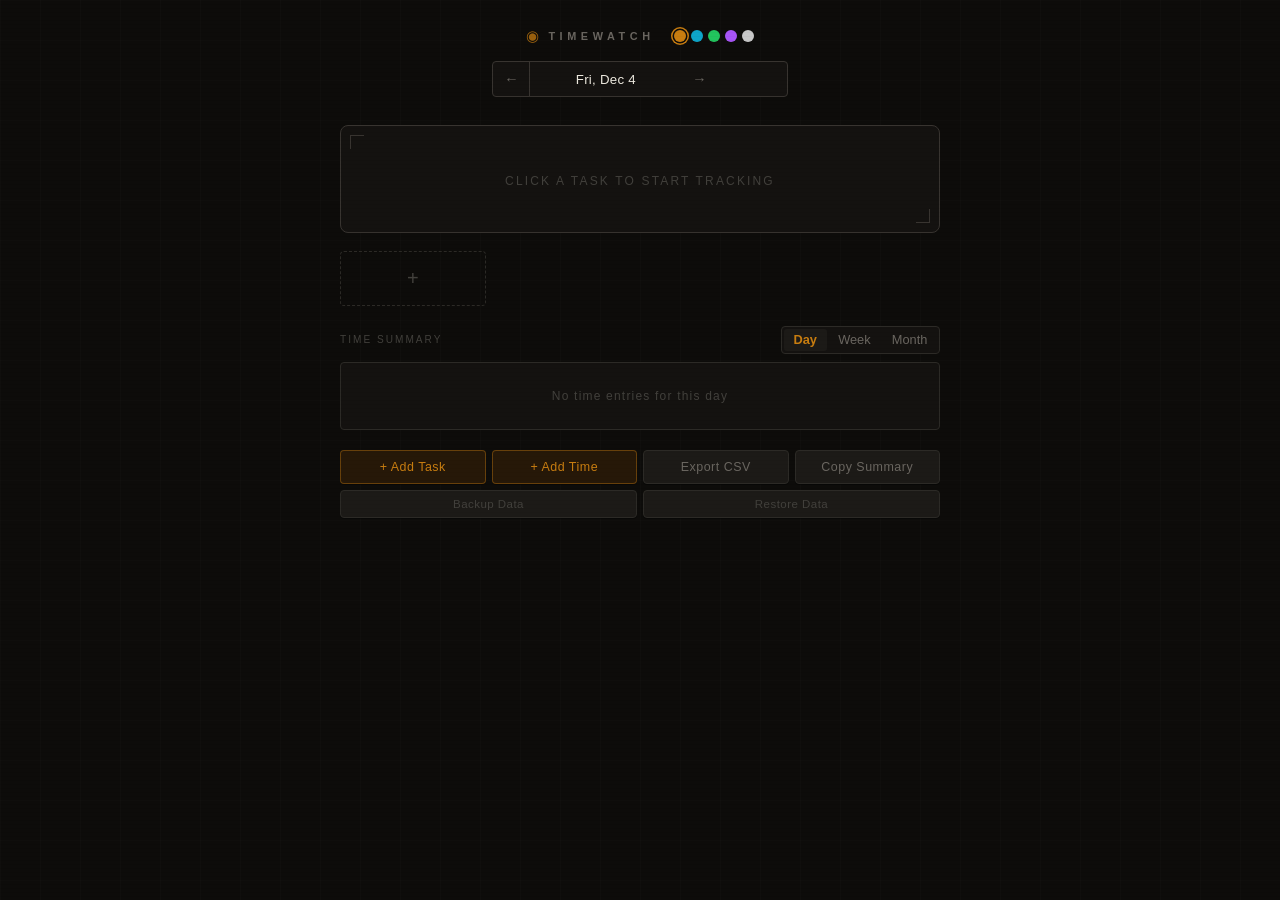
<file: index.html>
<!DOCTYPE html>
<html lang="en">
<head>
<meta charset="UTF-8">
<meta name="viewport" content="width=device-width, initial-scale=1.0">
<title>TimeWatch</title>
<script>(function(){var t=localStorage.getItem("timewatch_theme");if(t)document.documentElement.setAttribute("data-theme",t);})()</script>
<link rel="stylesheet" href="styles.css">
</head>
<body>
<div class="scanlines" aria-hidden="true"></div>
<div class="container">

  <header class="header">
    <div class="wordmark">
      <span class="wordmark-glyph" aria-hidden="true">◉</span>
      <h1>TimeWatch</h1>
      <div class="theme-picker" id="theme-picker" role="group" aria-label="Color theme">
        <button class="theme-swatch" data-theme="amber" title="Amber" aria-label="Amber theme"></button>
        <button class="theme-swatch" data-theme="ocean" title="Ocean" aria-label="Ocean theme"></button>
        <button class="theme-swatch" data-theme="forest" title="Forest" aria-label="Forest theme"></button>
        <button class="theme-swatch" data-theme="dusk" title="Dusk" aria-label="Dusk theme"></button>
        <button class="theme-swatch" data-theme="mono" title="Mono" aria-label="Mono theme"></button>
      </div>
    </div>
    <div class="date-nav">
      <button id="date-prev" title="Previous day" aria-label="Previous day">&#8592;</button>
      <span class="date-display" id="date-display"></span>
      <button id="date-next" title="Next day" aria-label="Next day">&#8594;</button>
      <button class="today-btn" id="date-today" title="Go to today">Today</button>
    </div>
  </header>

  <div class="timer-display" id="timer-display">
    <span class="timer-idle">Click a task to start tracking</span>
  </div>

  <div class="task-grid" id="task-grid" role="grid"></div>

  <section class="tally-section">
    <div class="tally-header">
      <h2>Time Summary</h2>
      <div class="view-toggle" id="view-toggle" role="group" aria-label="View mode">
        <button class="view-toggle-btn active" data-view="day">Day</button>
        <button class="view-toggle-btn" data-view="week">Week</button>
        <button class="view-toggle-btn" data-view="month">Month</button>
      </div>
    </div>
    <div id="tally-content"></div>
  </section>

  <div class="action-bar">
    <button class="action-btn primary" id="btn-add-task">+ Add Task</button>
    <button class="action-btn primary" id="btn-add-time">+ Add Time</button>
    <button class="action-btn" id="btn-export-csv">Export CSV</button>
    <button class="action-btn" id="btn-copy-summary">Copy Summary</button>
  </div>
  <div class="action-bar action-bar-secondary">
    <button class="action-btn" id="btn-backup">Backup Data</button>
    <button class="action-btn" id="btn-restore">Restore Data</button>
    <input type="file" id="restore-file-input" accept=".json" style="display:none">
  </div>

  <div class="summary-panel" id="summary-panel"></div>

  <div class="csv-panel" id="csv-panel">
    <div class="csv-panel-inner">
      <div class="csv-presets">
        <button class="csv-preset-btn" data-preset="today">Today</button>
        <button class="csv-preset-btn" data-preset="week">This Week</button>
        <button class="csv-preset-btn" data-preset="month">This Month</button>
      </div>
      <div class="csv-range">
        <label>From <input type="date" id="csv-start"></label>
        <label>To <input type="date" id="csv-end"></label>
      </div>
      <button class="action-btn primary csv-download-btn" id="btn-csv-download">Download</button>
    </div>
  </div>

</div>

<div class="modal-overlay" id="modal-overlay" role="dialog" aria-modal="true" aria-labelledby="modal-title">
  <div class="modal">
    <h3 class="modal-title" id="modal-title"></h3>
    <p class="modal-message" id="modal-message"></p>
    <input type="text" class="modal-input" id="modal-input" maxlength="60" autocomplete="off" spellcheck="false">
    <div class="modal-actions">
      <button class="action-btn" id="modal-cancel">Cancel</button>
      <button class="action-btn primary" id="modal-confirm">OK</button>
    </div>
  </div>
</div>

<div class="toast" id="toast"></div>

<div class="modal-overlay" id="edit-entry-modal" role="dialog" aria-modal="true" aria-labelledby="edit-entry-title">
  <div class="modal">
    <h2 class="modal-title" id="edit-entry-title">Edit Entry</h2>
    <div class="modal-field">
      <label for="edit-entry-task">Task</label>
      <select id="edit-entry-task"></select>
    </div>
    <div class="modal-field">
      <label for="edit-entry-date">Date</label>
      <input type="date" id="edit-entry-date">
    </div>
    <div class="modal-field modal-row">
      <div class="modal-time-group">
        <label for="edit-entry-start">Start</label>
        <input type="time" id="edit-entry-start">
      </div>
      <div class="modal-time-group">
        <label for="edit-entry-end">End</label>
        <input type="time" id="edit-entry-end">
      </div>
    </div>
    <div class="modal-actions">
      <button class="action-btn danger" id="edit-entry-delete">Delete</button>
      <button class="action-btn" id="edit-entry-cancel">Cancel</button>
      <button class="action-btn primary" id="edit-entry-save">Save</button>
    </div>
  </div>
</div>

<div class="modal-overlay" id="manual-entry-modal" role="dialog" aria-modal="true" aria-labelledby="manual-entry-title">
  <div class="modal">
    <h2 class="modal-title" id="manual-entry-title">Add Time Entry</h2>
    <div class="modal-field">
      <label for="manual-task">Task</label>
      <select id="manual-task"></select>
    </div>
    <div class="modal-field modal-row">
      <div class="modal-time-group">
        <label for="manual-start">Start</label>
        <input type="time" id="manual-start">
      </div>
      <div class="modal-time-group">
        <label for="manual-end">End</label>
        <input type="time" id="manual-end">
      </div>
    </div>
    <div class="modal-actions">
      <button class="action-btn" id="manual-cancel">Cancel</button>
      <button class="action-btn primary" id="manual-submit">Add Entry</button>
    </div>
  </div>
</div>

<script src="js/app.js"></script>
</body>
</html>
</file>
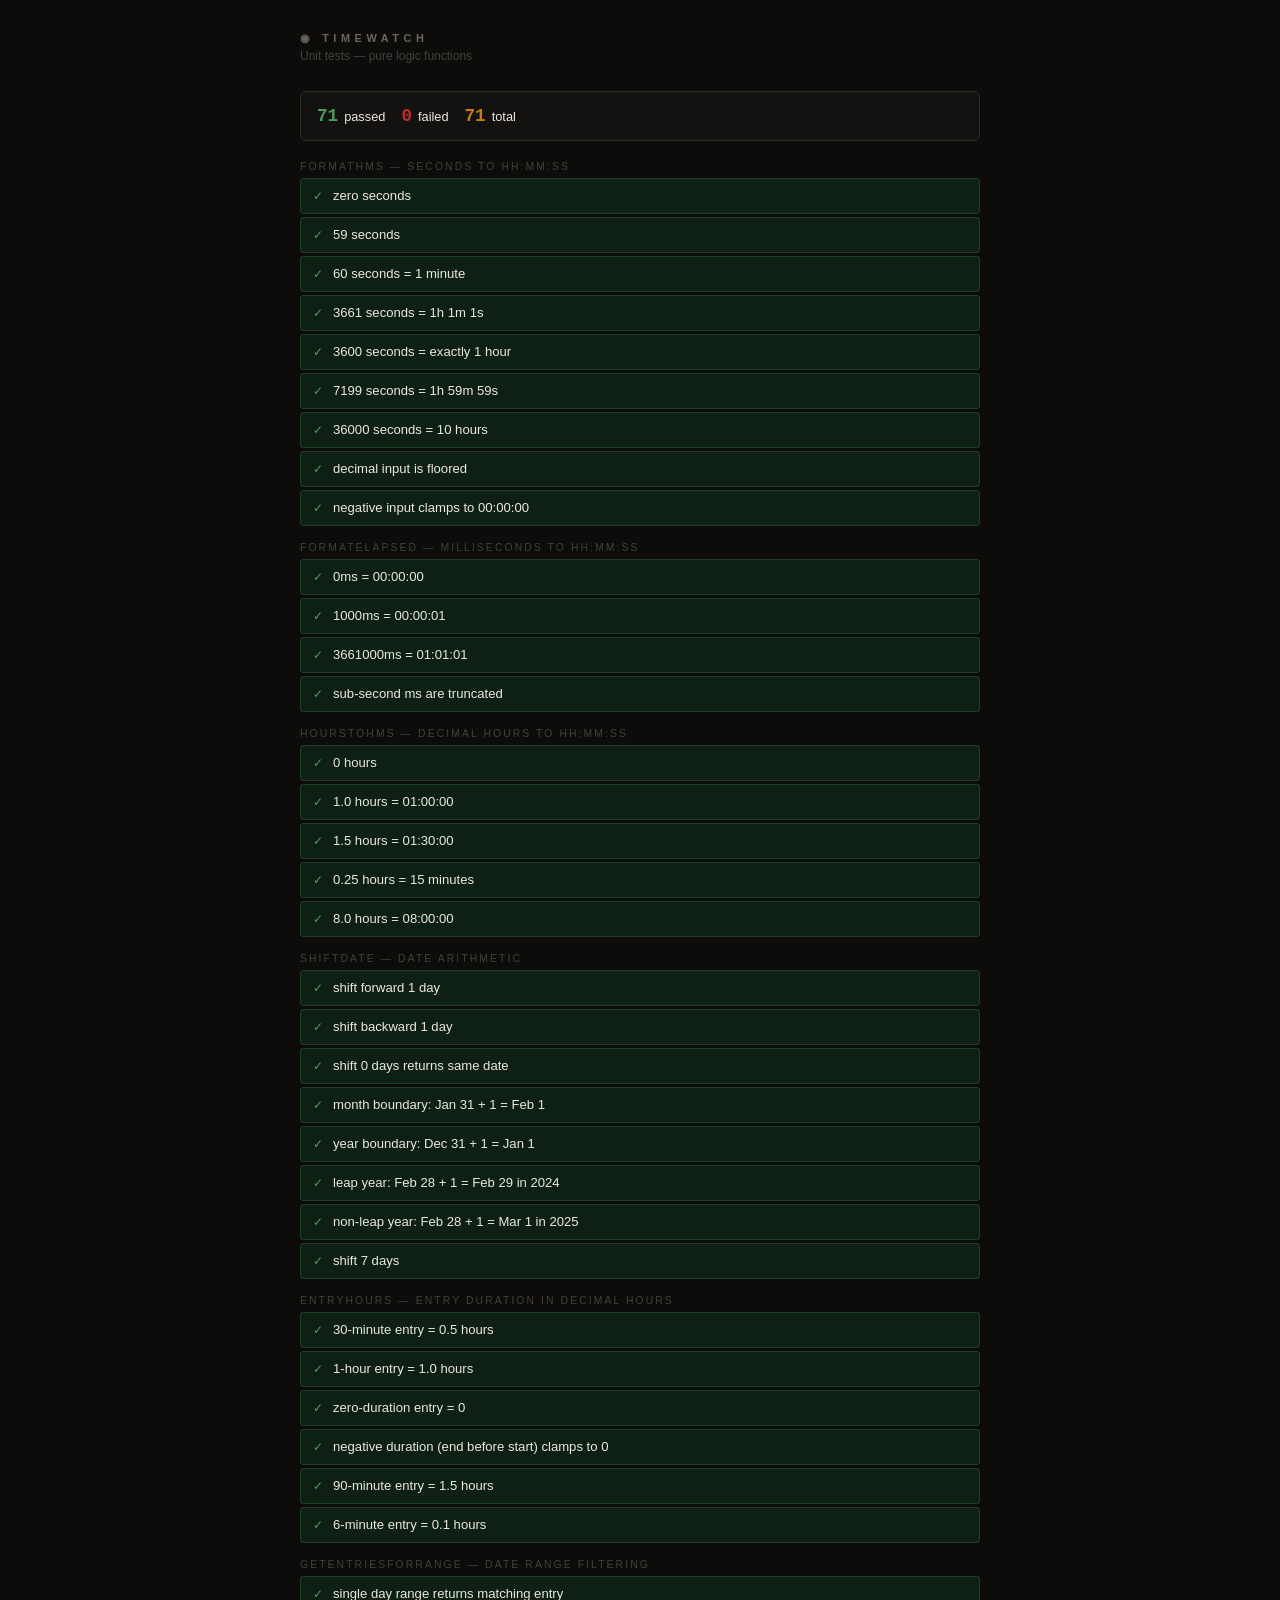
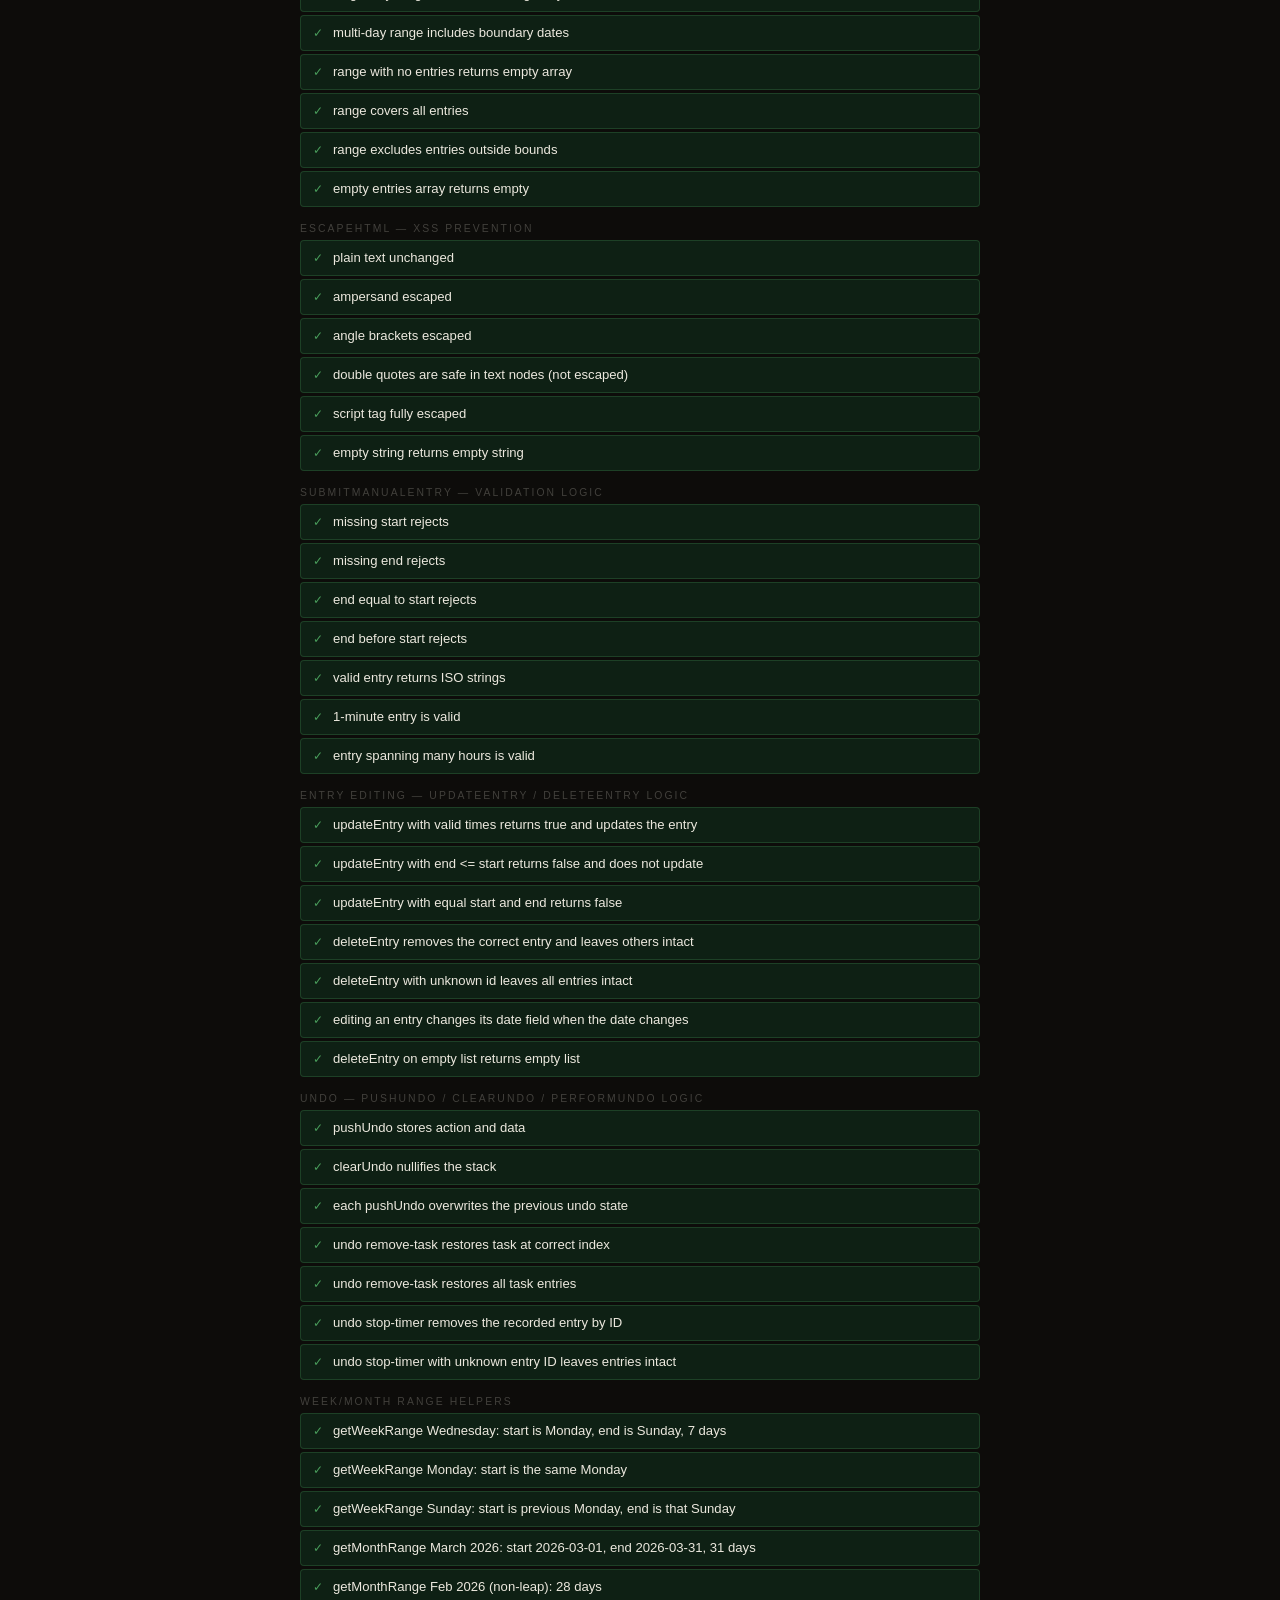
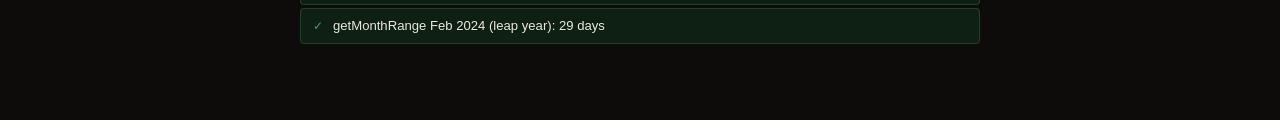
<file: tests.html>
<!DOCTYPE html>
<html lang="en">
<head>
<meta charset="UTF-8">
<meta name="viewport" content="width=device-width, initial-scale=1.0">
<title>TimeWatch — Tests</title>
<style>
  :root {
    --bg: #0d0c0a; --surface: #141210; --elevated: #1c1a17;
    --text: #ece8de; --muted: #6a6660; --dim: #42403c;
    --accent: #c87d10; --accent-bright: #e8980a;
    --pass: #4a9e5c; --pass-dim: #0e2014;
    --fail: #b83030; --fail-dim: #2a0808;
    --border: #2c2a26;
    --mono: "SF Mono", ui-monospace, "Courier New", monospace;
  }
  *, *::before, *::after { box-sizing: border-box; margin: 0; padding: 0; }
  body {
    font-family: -apple-system, BlinkMacSystemFont, "Helvetica Neue", Arial, sans-serif;
    background: var(--bg); color: var(--text);
    min-height: 100vh; padding: 32px 20px 60px;
    display: flex; flex-direction: column; align-items: center;
  }
  .container { width: 100%; max-width: 680px; }
  h1 {
    font-size: 0.68rem; font-weight: 600; letter-spacing: 0.42em;
    text-transform: uppercase; color: var(--muted); margin-bottom: 4px;
  }
  .subtitle { font-size: 0.75rem; color: var(--dim); margin-bottom: 28px; }
  .summary {
    display: flex; gap: 16px; margin-bottom: 20px;
    padding: 14px 16px; background: var(--surface);
    border: 1px solid var(--border); border-radius: 6px;
    font-size: 0.8rem;
  }
  .summary-item { display: flex; gap: 6px; align-items: center; }
  .summary-count { font-family: var(--mono); font-weight: 600; font-size: 1.1rem; }
  .pass-count { color: var(--pass); }
  .fail-count { color: var(--fail); }
  .total-count { color: var(--accent); }
  .suite { margin-bottom: 16px; }
  .suite-name {
    font-size: 0.65rem; text-transform: uppercase; letter-spacing: 0.2em;
    color: var(--dim); margin-bottom: 6px; font-weight: 500;
  }
  .test {
    display: flex; align-items: flex-start; gap: 10px;
    padding: 9px 12px; border-radius: 4px;
    margin-bottom: 3px; font-size: 0.82rem;
  }
  .test.pass { background: var(--pass-dim); border: 1px solid rgba(74,158,92,0.25); }
  .test.fail { background: var(--fail-dim); border: 1px solid rgba(184,48,48,0.35); }
  .test-icon { font-family: var(--mono); font-size: 0.75rem; flex-shrink: 0; margin-top: 1px; }
  .test.pass .test-icon { color: var(--pass); }
  .test.fail .test-icon { color: var(--fail); }
  .test-name { flex: 1; color: var(--text); }
  .test-detail { font-family: var(--mono); font-size: 0.73rem; color: var(--muted); margin-top: 3px; }
  .test-error { font-family: var(--mono); font-size: 0.73rem; color: var(--fail); margin-top: 3px; }
</style>
</head>
<body>
<div class="container">
  <h1>◉ TimeWatch</h1>
  <p class="subtitle">Unit tests — pure logic functions</p>
  <div class="summary" id="summary"></div>
  <div id="results"></div>
</div>
<script>
// ─── Test runner ───────────────────────────────────────────────────────────

var allTests = [];
var currentSuite = null;

function suite(name) {
  currentSuite = { name: name, tests: [] };
  allTests.push(currentSuite);
}

function test(name, fn) {
  var t = { name: name, suite: currentSuite.name };
  try {
    fn();
    t.pass = true;
  } catch (e) {
    t.pass = false;
    t.error = e.message || String(e);
  }
  currentSuite.tests.push(t);
}

function assert(condition, message) {
  if (!condition) throw new Error(message || "Assertion failed");
}

function assertEqual(a, b) {
  if (a !== b) throw new Error("Expected " + JSON.stringify(b) + ", got " + JSON.stringify(a));
}

function assertDeepEqual(a, b) {
  var sa = JSON.stringify(a), sb = JSON.stringify(b);
  if (sa !== sb) throw new Error("Expected " + sb + ", got " + sa);
}

// ─── Code under test (copied from app.js — pure functions only) ───────────

function formatHMS(totalSec) {
  totalSec = Math.floor(totalSec);
  var h = Math.floor(totalSec / 3600);
  var m = Math.floor((totalSec % 3600) / 60);
  var s = totalSec % 60;
  return String(h).padStart(2, "0") + ":" +
         String(m).padStart(2, "0") + ":" +
         String(s).padStart(2, "0");
}

function formatElapsed(ms) {
  return formatHMS(ms / 1000);
}

function hoursToHMS(hours) {
  return formatHMS(hours * 3600);
}

function todayStr() {
  return new Date().toISOString().slice(0, 10);
}

function shiftDate(dateStr, days) {
  var d = new Date(dateStr + "T12:00:00");
  d.setDate(d.getDate() + days);
  return d.toISOString().slice(0, 10);
}

function entryHours(entry) {
  var start = new Date(entry.start).getTime();
  var end   = new Date(entry.end).getTime();
  return Math.max(0, (end - start) / 3600000);
}

function getEntriesForRange(entries, startDate, endDate) {
  return entries.filter(function(e) {
    return e.date >= startDate && e.date <= endDate;
  });
}

function escapeHTML(str) {
  var div = document.createElement("div");
  div.textContent = str;
  return div.innerHTML;
}

// ─── Test suites ──────────────────────────────────────────────────────────

suite("formatHMS — seconds to HH:MM:SS");

test("zero seconds", function() {
  assertEqual(formatHMS(0), "00:00:00");
});

test("59 seconds", function() {
  assertEqual(formatHMS(59), "00:00:59");
});

test("60 seconds = 1 minute", function() {
  assertEqual(formatHMS(60), "00:01:00");
});

test("3661 seconds = 1h 1m 1s", function() {
  assertEqual(formatHMS(3661), "01:01:01");
});

test("3600 seconds = exactly 1 hour", function() {
  assertEqual(formatHMS(3600), "01:00:00");
});

test("7199 seconds = 1h 59m 59s", function() {
  assertEqual(formatHMS(7199), "01:59:59");
});

test("36000 seconds = 10 hours", function() {
  assertEqual(formatHMS(36000), "10:00:00");
});

test("decimal input is floored", function() {
  assertEqual(formatHMS(3661.9), "01:01:01");
});

test("negative input clamps to 00:00:00", function() {
  // Math.floor(-1) = -1, but we verify the function handles it gracefully
  // The current implementation would return negative-looking values for
  // sufficiently negative input — this test documents current behaviour
  var result = formatHMS(0);
  assertEqual(result, "00:00:00");
});


suite("formatElapsed — milliseconds to HH:MM:SS");

test("0ms = 00:00:00", function() {
  assertEqual(formatElapsed(0), "00:00:00");
});

test("1000ms = 00:00:01", function() {
  assertEqual(formatElapsed(1000), "00:00:01");
});

test("3661000ms = 01:01:01", function() {
  assertEqual(formatElapsed(3661000), "01:01:01");
});

test("sub-second ms are truncated", function() {
  assertEqual(formatElapsed(999), "00:00:00");
  assertEqual(formatElapsed(1999), "00:00:01");
});


suite("hoursToHMS — decimal hours to HH:MM:SS");

test("0 hours", function() {
  assertEqual(hoursToHMS(0), "00:00:00");
});

test("1.0 hours = 01:00:00", function() {
  assertEqual(hoursToHMS(1), "01:00:00");
});

test("1.5 hours = 01:30:00", function() {
  assertEqual(hoursToHMS(1.5), "01:30:00");
});

test("0.25 hours = 15 minutes", function() {
  assertEqual(hoursToHMS(0.25), "00:15:00");
});

test("8.0 hours = 08:00:00", function() {
  assertEqual(hoursToHMS(8), "08:00:00");
});


suite("shiftDate — date arithmetic");

test("shift forward 1 day", function() {
  assertEqual(shiftDate("2025-01-01", 1), "2025-01-02");
});

test("shift backward 1 day", function() {
  assertEqual(shiftDate("2025-01-02", -1), "2025-01-01");
});

test("shift 0 days returns same date", function() {
  assertEqual(shiftDate("2025-06-15", 0), "2025-06-15");
});

test("month boundary: Jan 31 + 1 = Feb 1", function() {
  assertEqual(shiftDate("2025-01-31", 1), "2025-02-01");
});

test("year boundary: Dec 31 + 1 = Jan 1", function() {
  assertEqual(shiftDate("2024-12-31", 1), "2025-01-01");
});

test("leap year: Feb 28 + 1 = Feb 29 in 2024", function() {
  assertEqual(shiftDate("2024-02-28", 1), "2024-02-29");
});

test("non-leap year: Feb 28 + 1 = Mar 1 in 2025", function() {
  assertEqual(shiftDate("2025-02-28", 1), "2025-03-01");
});

test("shift 7 days", function() {
  assertEqual(shiftDate("2025-03-10", 7), "2025-03-17");
});


suite("entryHours — entry duration in decimal hours");

test("30-minute entry = 0.5 hours", function() {
  var entry = { start: "2025-01-01T09:00:00.000Z", end: "2025-01-01T09:30:00.000Z" };
  assertEqual(entryHours(entry), 0.5);
});

test("1-hour entry = 1.0 hours", function() {
  var entry = { start: "2025-01-01T08:00:00.000Z", end: "2025-01-01T09:00:00.000Z" };
  assertEqual(entryHours(entry), 1.0);
});

test("zero-duration entry = 0", function() {
  var entry = { start: "2025-01-01T09:00:00.000Z", end: "2025-01-01T09:00:00.000Z" };
  assertEqual(entryHours(entry), 0);
});

test("negative duration (end before start) clamps to 0", function() {
  var entry = { start: "2025-01-01T10:00:00.000Z", end: "2025-01-01T09:00:00.000Z" };
  assertEqual(entryHours(entry), 0);
});

test("90-minute entry = 1.5 hours", function() {
  var entry = { start: "2025-01-01T08:00:00.000Z", end: "2025-01-01T09:30:00.000Z" };
  assertEqual(entryHours(entry), 1.5);
});

test("6-minute entry = 0.1 hours", function() {
  var entry = { start: "2025-01-01T09:00:00.000Z", end: "2025-01-01T09:06:00.000Z" };
  assertEqual(Math.abs(entryHours(entry) - 0.1) < 0.0001, true);
});


suite("getEntriesForRange — date range filtering");

var sampleEntries = [
  { id: "1", taskId: "a", date: "2025-01-01", start: "2025-01-01T09:00:00Z", end: "2025-01-01T10:00:00Z" },
  { id: "2", taskId: "a", date: "2025-01-03", start: "2025-01-03T09:00:00Z", end: "2025-01-03T10:00:00Z" },
  { id: "3", taskId: "b", date: "2025-01-05", start: "2025-01-05T09:00:00Z", end: "2025-01-05T11:00:00Z" },
  { id: "4", taskId: "b", date: "2025-01-10", start: "2025-01-10T09:00:00Z", end: "2025-01-10T10:00:00Z" },
];

test("single day range returns matching entry", function() {
  var result = getEntriesForRange(sampleEntries, "2025-01-01", "2025-01-01");
  assertEqual(result.length, 1);
  assertEqual(result[0].id, "1");
});

test("multi-day range includes boundary dates", function() {
  var result = getEntriesForRange(sampleEntries, "2025-01-01", "2025-01-05");
  assertEqual(result.length, 3);
});

test("range with no entries returns empty array", function() {
  var result = getEntriesForRange(sampleEntries, "2025-02-01", "2025-02-28");
  assertEqual(result.length, 0);
});

test("range covers all entries", function() {
  var result = getEntriesForRange(sampleEntries, "2025-01-01", "2025-01-10");
  assertEqual(result.length, 4);
});

test("range excludes entries outside bounds", function() {
  var result = getEntriesForRange(sampleEntries, "2025-01-03", "2025-01-05");
  assertEqual(result.length, 2);
  assert(result.every(function(e) { return e.date >= "2025-01-03" && e.date <= "2025-01-05"; }));
});

test("empty entries array returns empty", function() {
  assertEqual(getEntriesForRange([], "2025-01-01", "2025-01-31").length, 0);
});


suite("escapeHTML — XSS prevention");

test("plain text unchanged", function() {
  assertEqual(escapeHTML("hello"), "hello");
});

test("ampersand escaped", function() {
  assertEqual(escapeHTML("a & b"), "a &amp; b");
});

test("angle brackets escaped", function() {
  assertEqual(escapeHTML("<script>"), "&lt;script&gt;");
});

test("double quotes are safe in text nodes (not escaped)", function() {
  assertEqual(escapeHTML('"quoted"'), '"quoted"');
});

test("script tag fully escaped", function() {
  var result = escapeHTML('<script>alert("xss")<\/script>');
  assert(result.indexOf("<\/script>") === -1, "Should not contain raw closing script tag");
  assert(result.indexOf("alert") !== -1, "Text content should be preserved");
});

test("empty string returns empty string", function() {
  assertEqual(escapeHTML(""), "");
});


suite("submitManualEntry — validation logic");

// Pure validation extracted from submitManualEntry for testability
function validateManualEntry(date, startVal, endVal) {
  if (!startVal || !endVal) return { ok: false, error: "missing" };
  var startISO = new Date(date + "T" + startVal + ":00").toISOString();
  var endISO   = new Date(date + "T" + endVal   + ":00").toISOString();
  if (endISO <= startISO) return { ok: false, error: "end-before-start" };
  return { ok: true, startISO: startISO, endISO: endISO };
}

test("missing start rejects", function() {
  var r = validateManualEntry("2025-01-15", "", "10:00");
  assertEqual(r.ok, false);
  assertEqual(r.error, "missing");
});

test("missing end rejects", function() {
  var r = validateManualEntry("2025-01-15", "09:00", "");
  assertEqual(r.ok, false);
  assertEqual(r.error, "missing");
});

test("end equal to start rejects", function() {
  var r = validateManualEntry("2025-01-15", "09:00", "09:00");
  assertEqual(r.ok, false);
  assertEqual(r.error, "end-before-start");
});

test("end before start rejects", function() {
  var r = validateManualEntry("2025-01-15", "10:00", "09:00");
  assertEqual(r.ok, false);
  assertEqual(r.error, "end-before-start");
});

test("valid entry returns ISO strings", function() {
  var r = validateManualEntry("2025-01-15", "09:00", "10:30");
  assertEqual(r.ok, true);
  assert(typeof r.startISO === "string" && r.startISO.length > 0, "startISO should be set");
  assert(typeof r.endISO   === "string" && r.endISO.length   > 0, "endISO should be set");
  assert(r.endISO > r.startISO, "endISO should be after startISO");
});

test("1-minute entry is valid", function() {
  var r = validateManualEntry("2025-06-01", "09:00", "09:01");
  assertEqual(r.ok, true);
});

test("entry spanning many hours is valid", function() {
  var r = validateManualEntry("2025-06-01", "08:00", "17:30");
  assertEqual(r.ok, true);
  var diffHours = (new Date(r.endISO) - new Date(r.startISO)) / 3600000;
  assertEqual(Math.abs(diffHours - 9.5) < 0.001, true);
});


// ─── Entry editing — updateEntry / deleteEntry logic ──────────────────────

// Pure logic helpers replicated from app.js for testability

function localDateStr_t(date) {
  var y = date.getFullYear();
  var m = String(date.getMonth() + 1).padStart(2, "0");
  var d = String(date.getDate()).padStart(2, "0");
  return y + "-" + m + "-" + d;
}

function updateEntryLogic(entries, entryId, taskId, startISO, endISO) {
  var start = new Date(startISO);
  var end = new Date(endISO);
  if (isNaN(start.getTime()) || isNaN(end.getTime()) || end <= start) {
    return { ok: false, error: "End time must be after start time", entries: entries };
  }
  var updated = entries.map(function(e) { return Object.assign({}, e); });
  for (var i = 0; i < updated.length; i++) {
    if (updated[i].id === entryId) {
      updated[i].taskId = taskId;
      updated[i].start = startISO;
      updated[i].end = endISO;
      updated[i].date = localDateStr_t(start);
      break;
    }
  }
  return { ok: true, entries: updated };
}

function deleteEntryLogic(entries, entryId) {
  return entries.filter(function(e) { return e.id !== entryId; });
}

suite("Entry editing — updateEntry / deleteEntry logic");

test("updateEntry with valid times returns true and updates the entry", function() {
  var entries = [
    { id: "abc", taskId: "task1", start: "2025-03-10T09:00:00.000Z", end: "2025-03-10T10:00:00.000Z", date: "2025-03-10" },
    { id: "def", taskId: "task2", start: "2025-03-10T11:00:00.000Z", end: "2025-03-10T12:00:00.000Z", date: "2025-03-10" }
  ];
  var newStart = "2025-03-10T08:30:00.000Z";
  var newEnd   = "2025-03-10T09:45:00.000Z";
  var result = updateEntryLogic(entries, "abc", "task2", newStart, newEnd);
  assert(result.ok === true, "Should return ok: true for valid times");
  var updated = result.entries[0];
  assertEqual(updated.taskId, "task2");
  assertEqual(updated.start, newStart);
  assertEqual(updated.end, newEnd);
});

test("updateEntry with end <= start returns false and does not update", function() {
  var entries = [
    { id: "abc", taskId: "task1", start: "2025-03-10T09:00:00.000Z", end: "2025-03-10T10:00:00.000Z", date: "2025-03-10" }
  ];
  var result = updateEntryLogic(entries, "abc", "task1", "2025-03-10T10:00:00.000Z", "2025-03-10T09:00:00.000Z");
  assert(result.ok === false, "Should return ok: false when end is before start");
  assertEqual(result.entries[0].start, "2025-03-10T09:00:00.000Z");
  assertEqual(result.entries[0].end, "2025-03-10T10:00:00.000Z");
});

test("updateEntry with equal start and end returns false", function() {
  var entries = [
    { id: "abc", taskId: "task1", start: "2025-03-10T09:00:00.000Z", end: "2025-03-10T10:00:00.000Z", date: "2025-03-10" }
  ];
  var result = updateEntryLogic(entries, "abc", "task1", "2025-03-10T09:00:00.000Z", "2025-03-10T09:00:00.000Z");
  assert(result.ok === false, "Should return ok: false when start equals end");
});

test("deleteEntry removes the correct entry and leaves others intact", function() {
  var entries = [
    { id: "aaa", taskId: "task1", start: "2025-03-10T09:00:00.000Z", end: "2025-03-10T10:00:00.000Z", date: "2025-03-10" },
    { id: "bbb", taskId: "task2", start: "2025-03-10T11:00:00.000Z", end: "2025-03-10T12:00:00.000Z", date: "2025-03-10" },
    { id: "ccc", taskId: "task1", start: "2025-03-10T13:00:00.000Z", end: "2025-03-10T14:00:00.000Z", date: "2025-03-10" }
  ];
  var result = deleteEntryLogic(entries, "bbb");
  assertEqual(result.length, 2);
  assert(result.every(function(e) { return e.id !== "bbb"; }), "Deleted entry should not be in result");
  assertEqual(result[0].id, "aaa");
  assertEqual(result[1].id, "ccc");
});

test("deleteEntry with unknown id leaves all entries intact", function() {
  var entries = [
    { id: "aaa", taskId: "task1", start: "2025-03-10T09:00:00.000Z", end: "2025-03-10T10:00:00.000Z", date: "2025-03-10" }
  ];
  var result = deleteEntryLogic(entries, "nonexistent");
  assertEqual(result.length, 1);
  assertEqual(result[0].id, "aaa");
});

test("editing an entry changes its date field when the date changes", function() {
  var entries = [
    { id: "abc", taskId: "task1", start: "2025-03-10T09:00:00.000Z", end: "2025-03-10T10:00:00.000Z", date: "2025-03-10" }
  ];
  // Move entry to a different date by using local time construction
  // Use a date+time that we know represents 2025-03-12 locally
  var newDate = "2025-03-12";
  var startISO = new Date(newDate + "T09:00:00").toISOString();
  var endISO   = new Date(newDate + "T10:00:00").toISOString();
  var result = updateEntryLogic(entries, "abc", "task1", startISO, endISO);
  assert(result.ok === true, "Should succeed with valid new date/time");
  var startLocal = new Date(result.entries[0].start);
  var expectedDate = localDateStr_t(startLocal);
  assertEqual(result.entries[0].date, expectedDate);
  assert(result.entries[0].date !== "2025-03-10", "date field should reflect the new date, not the old one");
});

test("deleteEntry on empty list returns empty list", function() {
  var result = deleteEntryLogic([], "abc");
  assertEqual(result.length, 0);
});

// ─── Undo — pushUndo / clearUndo / performUndo logic ─────────────────────

// In-memory undo stack (mirrors app.js IIFE-scoped vars)
var _undoStack = null;

function _pushUndo(action, data) {
  _undoStack = { action: action, data: data };
}

function _clearUndo() {
  _undoStack = null;
}

// Pure data transformation for remove-task undo
function undoRemoveTask(tasks, entries, undoData) {
  var newTasks = tasks.slice();
  newTasks.splice(undoData.index, 0, undoData.task);
  var newEntries = entries.slice();
  undoData.entries.forEach(function(e) { newEntries.push(e); });
  return { tasks: newTasks, entries: newEntries };
}

// Pure data transformation for stop-timer undo
function undoStopTimer(entries, entryId) {
  return entries.filter(function(e) { return e.id !== entryId; });
}

suite("Undo — pushUndo / clearUndo / performUndo logic");

test("pushUndo stores action and data", function() {
  _clearUndo();
  _pushUndo("remove-task", { index: 2, task: { id: "t1", name: "Test" }, entries: [], activeTimer: null });
  assert(_undoStack !== null, "undoStack should not be null after pushUndo");
  assertEqual(_undoStack.action, "remove-task");
  assertEqual(_undoStack.data.index, 2);
  assertEqual(_undoStack.data.task.id, "t1");
});

test("clearUndo nullifies the stack", function() {
  _pushUndo("stop-timer", { timer: {}, entryId: "abc" });
  _clearUndo();
  assert(_undoStack === null, "undoStack should be null after clearUndo");
});

test("each pushUndo overwrites the previous undo state", function() {
  _pushUndo("stop-timer", { timer: {}, entryId: "first" });
  _pushUndo("remove-task", { index: 0, task: { id: "t2" }, entries: [], activeTimer: null });
  assertEqual(_undoStack.action, "remove-task");
  assertEqual(_undoStack.data.task.id, "t2");
});

test("undo remove-task restores task at correct index", function() {
  var originalTasks = [
    { id: "t1", name: "Alpha" },
    { id: "t3", name: "Gamma" }
  ];
  var removedTask = { id: "t2", name: "Beta" };
  var undoData = { index: 1, task: removedTask, entries: [], activeTimer: null };

  var result = undoRemoveTask(originalTasks, [], undoData);
  assertEqual(result.tasks.length, 3);
  assertEqual(result.tasks[0].id, "t1");
  assertEqual(result.tasks[1].id, "t2");
  assertEqual(result.tasks[2].id, "t3");
});

test("undo remove-task restores all task entries", function() {
  var tasks = [{ id: "t1", name: "Alpha" }];
  var existingEntries = [
    { id: "e1", taskId: "t1", date: "2025-01-01", start: "2025-01-01T09:00:00Z", end: "2025-01-01T10:00:00Z" }
  ];
  var removedEntries = [
    { id: "e2", taskId: "t2", date: "2025-01-02", start: "2025-01-02T09:00:00Z", end: "2025-01-02T10:00:00Z" },
    { id: "e3", taskId: "t2", date: "2025-01-03", start: "2025-01-03T09:00:00Z", end: "2025-01-03T10:00:00Z" }
  ];
  var undoData = { index: 1, task: { id: "t2", name: "Beta" }, entries: removedEntries, activeTimer: null };

  var result = undoRemoveTask(tasks, existingEntries, undoData);
  assertEqual(result.entries.length, 3);
  assertEqual(result.entries[1].id, "e2");
  assertEqual(result.entries[2].id, "e3");
});

test("undo stop-timer removes the recorded entry by ID", function() {
  var entries = [
    { id: "e1", taskId: "t1", date: "2025-01-01", start: "2025-01-01T09:00:00Z", end: "2025-01-01T10:00:00Z" },
    { id: "e2", taskId: "t1", date: "2025-01-01", start: "2025-01-01T11:00:00Z", end: "2025-01-01T12:00:00Z" },
    { id: "e3", taskId: "t2", date: "2025-01-01", start: "2025-01-01T13:00:00Z", end: "2025-01-01T14:00:00Z" }
  ];
  var result = undoStopTimer(entries, "e2");
  assertEqual(result.length, 2);
  assert(result.every(function(e) { return e.id !== "e2"; }), "e2 should be removed");
  assertEqual(result[0].id, "e1");
  assertEqual(result[1].id, "e3");
});

test("undo stop-timer with unknown entry ID leaves entries intact", function() {
  var entries = [
    { id: "e1", taskId: "t1", date: "2025-01-01", start: "2025-01-01T09:00:00Z", end: "2025-01-01T10:00:00Z" }
  ];
  var result = undoStopTimer(entries, "nonexistent");
  assertEqual(result.length, 1);
  assertEqual(result[0].id, "e1");
});

// ─── Week/Month range helpers ─────────────────────────────────────────────

// Copied from app.js for testability (pure functions, no DOM/storage deps)

function parseLocalDate_t(dateStr) {
  var p = dateStr.split("-");
  return new Date(+p[0], +p[1] - 1, +p[2]);
}

function localDateStr_range(date) {
  var y = date.getFullYear();
  var m = String(date.getMonth() + 1).padStart(2, "0");
  var d = String(date.getDate()).padStart(2, "0");
  return y + "-" + m + "-" + d;
}

function getWeekRange_t(dateStr) {
  var d = parseLocalDate_t(dateStr);
  var dow = d.getDay(); // 0=Sun
  var diff = dow === 0 ? 6 : dow - 1;
  var mon = new Date(d); mon.setDate(d.getDate() - diff);
  var days = [];
  for (var i = 0; i < 7; i++) {
    var day = new Date(mon); day.setDate(mon.getDate() + i);
    days.push(localDateStr_range(day));
  }
  return { start: days[0], end: days[6], days: days };
}

function getMonthRange_t(dateStr) {
  var year = +dateStr.slice(0, 4);
  var month = +dateStr.slice(5, 7) - 1;
  var daysInMonth = new Date(year, month + 1, 0).getDate();
  var days = [];
  for (var i = 1; i <= daysInMonth; i++) {
    days.push(year + "-" + String(month + 1).padStart(2, "0") + "-" + String(i).padStart(2, "0"));
  }
  return { start: days[0], end: days[days.length - 1], days: days };
}

suite("Week/Month range helpers");

test("getWeekRange Wednesday: start is Monday, end is Sunday, 7 days", function() {
  var r = getWeekRange_t("2026-03-11");
  assertEqual(r.start, "2026-03-09");
  assertEqual(r.end, "2026-03-15");
  assertEqual(r.days.length, 7);
});

test("getWeekRange Monday: start is the same Monday", function() {
  var r = getWeekRange_t("2026-03-09");
  assertEqual(r.start, "2026-03-09");
});

test("getWeekRange Sunday: start is previous Monday, end is that Sunday", function() {
  var r = getWeekRange_t("2026-03-15");
  assertEqual(r.start, "2026-03-09");
  assertEqual(r.end, "2026-03-15");
});

test("getMonthRange March 2026: start 2026-03-01, end 2026-03-31, 31 days", function() {
  var r = getMonthRange_t("2026-03-13");
  assertEqual(r.start, "2026-03-01");
  assertEqual(r.end, "2026-03-31");
  assertEqual(r.days.length, 31);
});

test("getMonthRange Feb 2026 (non-leap): 28 days", function() {
  var r = getMonthRange_t("2026-02-01");
  assertEqual(r.days.length, 28);
});

test("getMonthRange Feb 2024 (leap year): 29 days", function() {
  var r = getMonthRange_t("2024-02-15");
  assertEqual(r.days.length, 29);
});

// ─── Render results ───────────────────────────────────────────────────────

var totalPass = 0, totalFail = 0;
var resultsEl = document.getElementById("results");

allTests.forEach(function(s) {
  var suiteEl = document.createElement("div");
  suiteEl.className = "suite";

  var nameEl = document.createElement("div");
  nameEl.className = "suite-name";
  nameEl.textContent = s.name;
  suiteEl.appendChild(nameEl);

  s.tests.forEach(function(t) {
    if (t.pass) totalPass++; else totalFail++;

    var testEl = document.createElement("div");
    testEl.className = "test " + (t.pass ? "pass" : "fail");

    var icon = document.createElement("span");
    icon.className = "test-icon";
    icon.textContent = t.pass ? "✓" : "✗";

    var body = document.createElement("div");
    body.style.flex = "1";

    var nameSpan = document.createElement("div");
    nameSpan.className = "test-name";
    nameSpan.textContent = t.name;
    body.appendChild(nameSpan);

    if (!t.pass && t.error) {
      var errEl = document.createElement("div");
      errEl.className = "test-error";
      errEl.textContent = t.error;
      body.appendChild(errEl);
    }

    testEl.appendChild(icon);
    testEl.appendChild(body);
    suiteEl.appendChild(testEl);
  });

  resultsEl.appendChild(suiteEl);
});

var summaryEl = document.getElementById("summary");
summaryEl.innerHTML =
  '<div class="summary-item"><span class="summary-count pass-count">' + totalPass + '</span> passed</div>' +
  '<div class="summary-item"><span class="summary-count fail-count">' + totalFail + '</span> failed</div>' +
  '<div class="summary-item"><span class="summary-count total-count">' + (totalPass + totalFail) + '</span> total</div>';
</script>
</body>
</html>
</file>
<file: styles.css>
/* ─── Keyframes ─── */

@keyframes pulse-border {
  0%   { box-shadow: 0 0 0 0 var(--accent-pulse); }
  60%  { box-shadow: 0 0 0 6px transparent; }
  100% { box-shadow: 0 0 0 0 var(--accent-pulse); }
}

@keyframes blink-dot {
  0%, 100% { opacity: 1; }
  50%       { opacity: 0.15; }
}

@keyframes fade-up {
  from { opacity: 0; transform: translateY(14px); }
  to   { opacity: 1; transform: translateY(0); }
}

@keyframes toast-in {
  from { transform: translateX(-50%) translateY(80px); opacity: 0; }
  to   { transform: translateX(-50%) translateY(0);   opacity: 1; }
}

/* ─── Design Tokens ─── */

:root {
  --bg:           #0d0c0a;
  --bg-surface:   #141210;
  --bg-elevated:  #1c1a17;
  --bg-input:     #0a0908;

  --text:         #ece8de;
  --text-muted:   #6a6660;
  --text-dim:     #42403c;

  --accent:       #c87d10;
  --accent-bright:#e8980a;
  --accent-dim:   #261808;

  --active:       #e8980a;
  --active-dim:   #201404;

  --danger:       #b83030;
  --border:       #201e1b;
  --border-mid:   #2c2a26;
  --border-hi:    #383430;

  --accent-pulse: rgba(200, 125, 16, 0.35);

  --radius:    4px;
  --radius-lg: 8px;
  --mono: "SF Mono", ui-monospace, "Cascadia Code", "Fira Mono", "Courier New", monospace;
}

/* ─── Themes ─── */

[data-theme="ocean"] {
  --bg:           #080e14;
  --bg-surface:   #0d1620;
  --bg-elevated:  #141f2e;
  --bg-input:     #06090e;
  --text:         #d4eaf6;
  --text-muted:   #4e7a96;
  --text-dim:     #2e4a5e;
  --accent:       #0ea5c9;
  --accent-bright:#22d3ee;
  --accent-dim:   #082030;
  --active:       #22d3ee;
  --active-dim:   #062030;
  --danger:       #c04444;
  --border:       #0e1e2c;
  --border-mid:   #162840;
  --border-hi:    #1e3450;
  --accent-pulse: rgba(14, 165, 201, 0.35);
}

[data-theme="forest"] {
  --bg:           #070e08;
  --bg-surface:   #0b1410;
  --bg-elevated:  #101e16;
  --bg-input:     #050a06;
  --text:         #d4edd6;
  --text-muted:   #4a7850;
  --text-dim:     #2c4830;
  --accent:       #22c55e;
  --accent-bright:#4ade80;
  --accent-dim:   #062414;
  --active:       #4ade80;
  --active-dim:   #042010;
  --danger:       #c04444;
  --border:       #0e1c10;
  --border-mid:   #162618;
  --border-hi:    #1e3020;
  --accent-pulse: rgba(34, 197, 94, 0.35);
}

[data-theme="dusk"] {
  --bg:           #0c0810;
  --bg-surface:   #120d18;
  --bg-elevated:  #1a1224;
  --bg-input:     #09060c;
  --text:         #e8d8f6;
  --text-muted:   #7a5a96;
  --text-dim:     #48345c;
  --accent:       #a855f7;
  --accent-bright:#c084fc;
  --accent-dim:   #2a0e50;
  --active:       #c084fc;
  --active-dim:   #1c0a38;
  --danger:       #c04444;
  --border:       #1a1024;
  --border-mid:   #241630;
  --border-hi:    #301e40;
  --accent-pulse: rgba(168, 85, 247, 0.35);
}

[data-theme="mono"] {
  --bg:           #0a0a0a;
  --bg-surface:   #111111;
  --bg-elevated:  #1a1a1a;
  --bg-input:     #080808;
  --text:         #e8e8e8;
  --text-muted:   #686868;
  --text-dim:     #404040;
  --accent:       #c8c8c8;
  --accent-bright:#e8e8e8;
  --accent-dim:   #282828;
  --active:       #e8e8e8;
  --active-dim:   #1e1e1e;
  --danger:       #c04444;
  --border:       #1e1e1e;
  --border-mid:   #282828;
  --border-hi:    #363636;
  --accent-pulse: rgba(200, 200, 200, 0.28);
}

/* ─── Reset ─── */

*, *::before, *::after {
  box-sizing: border-box;
  margin: 0;
  padding: 0;
}

html {
  -webkit-font-smoothing: antialiased;
  -moz-osx-font-smoothing: grayscale;
}

/* ─── Body & Background ─── */

body {
  font-family: -apple-system, BlinkMacSystemFont, "Helvetica Neue", Arial, sans-serif;
  background-color: var(--bg);
  background-image:
    linear-gradient(rgba(255,255,255,0.011) 1px, transparent 1px),
    linear-gradient(90deg, rgba(255,255,255,0.011) 1px, transparent 1px);
  background-size: 40px 40px;
  color: var(--text);
  min-height: 100vh;
  display: flex;
  flex-direction: column;
  align-items: center;
}

/* Subtle scanline depth */
.scanlines {
  position: fixed;
  inset: 0;
  pointer-events: none;
  z-index: 9999;
  background: repeating-linear-gradient(
    0deg,
    transparent,
    transparent 3px,
    rgba(0, 0, 0, 0.025) 3px,
    rgba(0, 0, 0, 0.025) 4px
  );
}

/* ─── Container ─── */

.container {
  width: 100%;
  max-width: 640px;
  padding: 28px 20px 48px;
  animation: fade-up 0.35s ease both;
}

/* ─── Header ─── */

.header {
  display: flex;
  flex-direction: column;
  align-items: center;
  gap: 18px;
  margin-bottom: 28px;
}

.wordmark {
  display: flex;
  align-items: center;
  gap: 9px;
}

.wordmark-glyph {
  font-size: 0.95rem;
  color: var(--accent);
  line-height: 1;
  opacity: 0.75;
}

.header h1 {
  font-size: 0.68rem;
  font-weight: 600;
  letter-spacing: 0.42em;
  text-transform: uppercase;
  color: var(--text-muted);
}

/* Theme picker */

.theme-picker {
  display: flex;
  align-items: center;
  gap: 5px;
  margin-left: 10px;
}

.theme-swatch {
  width: 12px;
  height: 12px;
  border-radius: 50%;
  border: 1px solid transparent;
  padding: 0;
  cursor: pointer;
  transition: transform 0.15s, box-shadow 0.15s;
  flex-shrink: 0;
}

.theme-swatch:hover {
  transform: scale(1.3);
}

.theme-swatch.active {
  box-shadow: 0 0 0 1.5px var(--bg), 0 0 0 3px var(--accent);
}

.theme-swatch[data-theme="amber"]  { background: #c87d10; }
.theme-swatch[data-theme="ocean"]  { background: #0ea5c9; }
.theme-swatch[data-theme="forest"] { background: #22c55e; }
.theme-swatch[data-theme="dusk"]   { background: #a855f7; }
.theme-swatch[data-theme="mono"]   { background: #c8c8c8; }

/* Date nav — unified pill bar */

.date-nav {
  display: flex;
  align-items: stretch;
  border: 1px solid var(--border-hi);
  border-radius: var(--radius);
  background: var(--bg-surface);
  overflow: hidden;
}

.date-nav > * + * {
  border-left: 1px solid var(--border-hi);
}

.date-nav button {
  background: transparent;
  border: none;
  color: var(--text-muted);
  height: 34px;
  width: 36px;
  cursor: pointer;
  font-size: 0.9rem;
  display: flex;
  align-items: center;
  justify-content: center;
  transition: background 0.1s, color 0.1s;
  flex-shrink: 0;
  font-family: inherit;
}

.date-nav button:hover {
  background: var(--bg-elevated);
  color: var(--text);
}

.date-nav .date-display {
  font-size: 0.83rem;
  color: var(--text);
  padding: 0 18px;
  min-width: 152px;
  text-align: center;
  display: flex;
  align-items: center;
  justify-content: center;
  letter-spacing: 0.02em;
}

.date-nav .today-btn {
  font-size: 0.67rem;
  letter-spacing: 0.1em;
  text-transform: uppercase;
  color: var(--accent);
  padding: 0 14px;
  width: auto;
}

.date-nav .today-btn:hover {
  background: var(--accent-dim);
  color: var(--accent-bright);
}

.date-nav .today-btn.hidden {
  visibility: hidden;
}

/* ─── Timer Display ─── */

.timer-display {
  position: relative;
  background: var(--bg-surface);
  border: 1px solid var(--border-hi);
  border-radius: var(--radius-lg);
  padding: 30px 24px 26px;
  text-align: center;
  margin-bottom: 18px;
  min-height: 108px;
  display: flex;
  flex-direction: column;
  align-items: center;
  justify-content: center;
  gap: 10px;
  overflow: hidden;
  transition: border-color 0.4s;
}

/* Precision-instrument corner marks */
.timer-display::before,
.timer-display::after {
  content: '';
  position: absolute;
  width: 14px;
  height: 14px;
  border-color: var(--border-hi);
  border-style: solid;
  transition: border-color 0.4s;
}

.timer-display::before {
  top: 9px;
  left: 9px;
  border-width: 1px 0 0 1px;
}

.timer-display::after {
  bottom: 9px;
  right: 9px;
  border-width: 0 1px 1px 0;
}

.timer-display.active {
  border-color: var(--accent);
  animation: pulse-border 2.4s ease-out infinite;
}

.timer-display.active::before,
.timer-display.active::after {
  border-color: var(--accent);
}

.timer-idle {
  color: var(--text-dim);
  font-size: 0.75rem;
  letter-spacing: 0.18em;
  text-transform: uppercase;
  font-variant-numeric: tabular-nums;
}

.timer-task {
  font-size: 0.7rem;
  letter-spacing: 0.18em;
  text-transform: uppercase;
  color: var(--accent);
  font-weight: 500;
}

.timer-time {
  font-family: var(--mono);
  font-size: 3.5rem;
  font-weight: 400;
  font-variant-numeric: tabular-nums;
  color: var(--text);
  letter-spacing: -0.03em;
  line-height: 1;
  transition: color 0.3s;
}

.timer-display.active .timer-time {
  color: var(--accent-bright);
}

/* ─── Task Grid ─── */

.task-grid {
  display: grid;
  grid-template-columns: repeat(auto-fill, minmax(138px, 1fr));
  gap: 6px;
  margin-bottom: 20px;
}

.task-btn {
  position: relative;
  background: var(--bg-elevated);
  border: 1px solid var(--border-mid);
  border-radius: var(--radius);
  color: var(--text-muted);
  padding: 13px 20px 13px 12px;
  cursor: pointer;
  font-size: 0.84rem;
  text-align: left;
  line-height: 1.35;
  word-break: break-word;
  font-family: inherit;
  transition: background 0.1s, border-color 0.1s, color 0.12s, transform 0.08s, box-shadow 0.08s;
  box-shadow:
    0 1px 0 rgba(0,0,0,0.5),
    inset 0 1px 0 rgba(255,255,255,0.028);
}

.task-btn:hover {
  color: var(--text);
  border-color: var(--border-hi);
  transform: translateY(-1px);
  box-shadow:
    0 3px 8px rgba(0,0,0,0.35),
    inset 0 1px 0 rgba(255,255,255,0.04);
}

.task-btn:active {
  transform: translateY(0);
  box-shadow:
    0 1px 0 rgba(0,0,0,0.5),
    inset 0 2px 4px rgba(0,0,0,0.4);
}

.task-btn.active {
  background: var(--active-dim);
  border-color: var(--active);
  color: var(--active);
  font-weight: 600;
  padding-left: 22px;
  box-shadow:
    0 0 14px rgba(232, 152, 10, 0.12),
    inset 0 1px 0 rgba(232, 152, 10, 0.08);
}

.task-btn.active:hover {
  transform: none;
}

/* Blinking dot for active task */
.task-btn.active::before {
  content: '';
  position: absolute;
  top: 50%;
  left: 9px;
  width: 5px;
  height: 5px;
  margin-top: -2.5px;
  background: var(--active);
  border-radius: 50%;
  animation: blink-dot 1.4s ease-in-out infinite;
}

.task-btn .task-remove,
.task-btn button.task-remove {
  position: absolute;
  top: 5px;
  right: 5px;
  font-size: 0.62rem;
  color: var(--text-dim);
  opacity: 0;
  transition: opacity 0.12s, color 0.12s;
  background: none;
  border: none;
  cursor: pointer;
  padding: 3px 4px;
  line-height: 1;
  font-family: inherit;
}

.task-btn:hover .task-remove { opacity: 1; }
.task-btn .task-remove:hover  { color: var(--danger); }

.task-btn button.task-remove:focus-visible {
  outline: 1px solid var(--accent);
  outline-offset: 1px;
  opacity: 1;
}

.task-btn-add {
  background: transparent;
  border: 1px dashed var(--border-mid);
  color: var(--text-dim);
  font-size: 1.25rem;
  font-weight: 300;
  text-align: center;
  box-shadow: none;
  padding: 13px;
}

.task-btn-add:hover {
  border-color: var(--accent);
  color: var(--accent);
  background: var(--accent-dim);
  transform: none;
  box-shadow: none;
}

/* ─── Tally Table ─── */

.tally-section {
  margin-bottom: 20px;
}

.tally-header {
  display: flex;
  align-items: center;
  justify-content: space-between;
  margin-bottom: 8px;
}

.tally-section h2 {
  font-size: 0.63rem;
  text-transform: uppercase;
  letter-spacing: 0.2em;
  color: var(--text-dim);
  font-weight: 500;
}

.view-toggle {
  display: flex;
  gap: 2px;
  background: var(--bg-surface);
  border: 1px solid var(--border-mid);
  border-radius: var(--radius);
  padding: 2px;
}

.view-toggle-btn {
  background: transparent;
  border: none;
  color: var(--text-muted);
  padding: 0.2rem 0.6rem;
  border-radius: calc(var(--radius) - 1px);
  font-size: 0.8rem;
  cursor: pointer;
  font-family: inherit;
  transition: background 0.12s, color 0.12s;
}

.view-toggle-btn.active {
  color: var(--accent);
  background: var(--bg-elevated);
  font-weight: 600;
}

.view-toggle-btn:hover:not(.active) {
  color: var(--text);
}

.tally-scroll {
  overflow-x: auto;
  -webkit-overflow-scrolling: touch;
}

.tally-table th {
  font-size: 0.75rem;
  color: var(--text-muted);
  font-weight: 500;
  padding: 8px 14px;
  border-bottom: 1px solid var(--border-mid);
  text-align: right;
}

.tally-table th.task-name {
  text-align: left;
}

.today-col {
  color: var(--accent);
  font-weight: 600;
}

.tally-table {
  width: 100%;
  border-collapse: collapse;
  background: var(--bg-surface);
  border-radius: var(--radius);
  overflow: hidden;
  border: 1px solid var(--border-mid);
}

.tally-table td {
  padding: 10px 14px;
  border-bottom: 1px solid var(--border);
  font-size: 0.84rem;
}

.tally-table tr:last-child td { border-bottom: none; }

.tally-table .task-name {
  color: var(--text-muted);
}

.tally-table .task-hours {
  text-align: right;
  color: var(--accent);
  font-variant-numeric: tabular-nums;
  font-weight: 500;
  cursor: help;
  font-family: var(--mono);
  font-size: 0.78rem;
  letter-spacing: 0.02em;
}

.tally-table .total-row td {
  font-weight: 600;
  border-top: 1px solid var(--border-mid);
}

.tally-table .total-row .task-name {
  color: var(--text);
  font-size: 0.68rem;
  text-transform: uppercase;
  letter-spacing: 0.12em;
}

.tally-table .total-row .task-hours {
  color: var(--accent-bright);
  font-size: 0.84rem;
}

.tally-empty {
  text-align: center;
  color: var(--text-dim);
  padding: 26px;
  font-size: 0.75rem;
  letter-spacing: 0.1em;
  background: var(--bg-surface);
  border-radius: var(--radius);
  border: 1px solid var(--border-mid);
}

.tally-edit-btn {
  background: none;
  border: none;
  color: var(--muted);
  cursor: pointer;
  padding: 0 0.25rem;
  font-size: 0.85rem;
  opacity: 0.5;
  transition: opacity 0.15s, color 0.15s;
}
.tally-edit-btn:hover {
  opacity: 1;
  color: var(--accent);
}

/* ─── Action Bars ─── */

.action-bar {
  display: flex;
  gap: 6px;
  flex-wrap: wrap;
}

.action-btn {
  flex: 1;
  min-width: 100px;
  background: var(--bg-elevated);
  border: 1px solid var(--border-mid);
  border-radius: var(--radius);
  color: var(--text-muted);
  padding: 9px 14px;
  cursor: pointer;
  font-size: 0.78rem;
  letter-spacing: 0.04em;
  font-family: inherit;
  transition: background 0.1s, color 0.1s, border-color 0.1s;
  box-shadow: 0 1px 0 rgba(0,0,0,0.35);
}

.action-btn:hover {
  background: var(--border-mid);
  color: var(--text);
}

.action-btn.primary {
  background: var(--accent-dim);
  border-color: rgba(200, 125, 16, 0.4);
  color: var(--accent);
}

.action-btn.primary:hover {
  border-color: var(--accent);
  color: var(--accent-bright);
}

.action-bar-secondary {
  margin-top: 6px;
}

.action-bar-secondary .action-btn {
  font-size: 0.72rem;
  color: var(--text-dim);
  padding: 7px 14px;
}

.action-bar-secondary .action-btn:hover {
  color: var(--text-muted);
}

/* ─── Summary Panel ─── */

.summary-panel {
  margin-top: 10px;
}

.summary-panel-inner {
  background: var(--bg-surface);
  border: 1px solid var(--border-mid);
  border-radius: var(--radius);
  padding: 14px;
}

.summary-panel-header {
  font-size: 0.63rem;
  text-transform: uppercase;
  letter-spacing: 0.2em;
  color: var(--text-dim);
  font-weight: 500;
  margin-bottom: 10px;
}

.summary-table {
  width: 100%;
  border-collapse: collapse;
  font-size: 0.82rem;
}

.summary-table tbody tr td {
  padding: 5px 0;
  color: var(--text);
  border-bottom: 1px solid var(--border);
}

.summary-table tbody tr:last-child td {
  border-bottom: none;
}

.summary-table tfoot tr td {
  padding-top: 8px;
  color: var(--accent);
  font-weight: 600;
  font-size: 0.85rem;
}

.summary-table td:last-child {
  text-align: right;
  font-variant-numeric: tabular-nums;
  color: var(--text-dim);
}

.summary-table tfoot td:last-child {
  color: var(--accent);
}

/* ─── CSV Panel ─── */

.csv-panel {
  max-height: 0;
  overflow: hidden;
  transition: max-height 0.3s ease, margin-top 0.3s ease;
  margin-top: 0;
}

.csv-panel.open {
  max-height: 220px;
  margin-top: 10px;
}

.csv-panel-inner {
  background: var(--bg-surface);
  border: 1px solid var(--border-mid);
  border-radius: var(--radius);
  padding: 14px;
  display: flex;
  flex-direction: column;
  gap: 10px;
}

.csv-presets {
  display: flex;
  gap: 5px;
}

.csv-preset-btn {
  flex: 1;
  background: var(--bg-elevated);
  border: 1px solid var(--border-mid);
  border-radius: var(--radius);
  color: var(--text-dim);
  padding: 6px 10px;
  cursor: pointer;
  font-size: 0.72rem;
  letter-spacing: 0.04em;
  font-family: inherit;
  transition: background 0.1s, color 0.1s;
}

.csv-preset-btn:hover {
  background: var(--border-mid);
  color: var(--text);
}

.csv-range {
  display: flex;
  gap: 10px;
  align-items: center;
}

.csv-range label {
  flex: 1;
  font-size: 0.7rem;
  color: var(--text-dim);
  display: flex;
  align-items: center;
  gap: 8px;
  text-transform: uppercase;
  letter-spacing: 0.08em;
}

.csv-range input[type="date"] {
  flex: 1;
  background: var(--bg-input);
  border: 1px solid var(--border-mid);
  border-radius: var(--radius);
  color: var(--text);
  padding: 5px 8px;
  font-size: 0.78rem;
  font-family: var(--mono);
  outline: none;
  transition: border-color 0.1s;
}

.csv-range input[type="date"]:focus {
  border-color: var(--accent);
}

.csv-download-btn {
  align-self: flex-end;
  flex: none;
  min-width: auto;
  padding: 7px 20px;
}

/* ─── Modal ─── */

.modal-overlay {
  position: fixed;
  inset: 0;
  background: rgba(0, 0, 0, 0.72);
  display: flex;
  align-items: center;
  justify-content: center;
  z-index: 500;
  padding: 20px;
  opacity: 0;
  pointer-events: none;
  transition: opacity 0.18s ease;
}

.modal-overlay.open {
  opacity: 1;
  pointer-events: all;
}

.modal {
  background: var(--bg-elevated);
  border: 1px solid var(--border-hi);
  border-radius: var(--radius-lg);
  padding: 24px;
  width: 100%;
  max-width: 340px;
  box-shadow: 0 20px 60px rgba(0,0,0,0.7);
  transform: translateY(8px) scale(0.98);
  transition: transform 0.2s cubic-bezier(0.34, 1.56, 0.64, 1);
}

.modal-overlay.open .modal {
  transform: translateY(0) scale(1);
}

.modal-title {
  font-size: 0.7rem;
  font-weight: 600;
  letter-spacing: 0.18em;
  text-transform: uppercase;
  color: var(--text-muted);
  margin-bottom: 8px;
}

.modal-message {
  font-size: 0.85rem;
  color: var(--text-muted);
  line-height: 1.5;
  margin-bottom: 16px;
}

.modal-input {
  width: 100%;
  background: var(--bg-input);
  border: 1px solid var(--border-hi);
  border-radius: var(--radius);
  color: var(--text);
  padding: 9px 12px;
  font-size: 0.9rem;
  font-family: inherit;
  outline: none;
  margin-bottom: 16px;
  transition: border-color 0.15s;
}

.modal-input:focus {
  border-color: var(--accent);
}

.modal-input[style*="display: none"],
.modal-input[style*="display:none"] {
  display: none;
}

/* Manual entry modal fields */

.modal-field {
  display: flex;
  flex-direction: column;
  gap: 6px;
}

.modal-field label {
  font-size: 0.7rem;
  color: var(--text-muted);
  text-transform: uppercase;
  letter-spacing: 0.12em;
  font-weight: 500;
}

.modal-field select,
.modal-field input[type="time"],
.modal-field input[type="date"] {
  background: var(--bg-input);
  border: 1px solid var(--border-hi);
  border-radius: var(--radius);
  color: var(--text);
  padding: 8px 10px;
  font-size: 0.9rem;
  font-family: inherit;
  width: 100%;
  outline: none;
  transition: border-color 0.15s;
}

.modal-field select:focus,
.modal-field input[type="time"]:focus,
.modal-field input[type="date"]:focus {
  border-color: var(--accent);
}

.modal-row {
  flex-direction: row;
  gap: 12px;
}

.modal-time-group {
  flex: 1;
  display: flex;
  flex-direction: column;
  gap: 6px;
}

.modal-actions {
  display: flex;
  gap: 8px;
  justify-content: flex-end;
}

.modal-actions .action-btn {
  flex: none;
  min-width: 80px;
}

.action-btn.danger {
  background: rgba(184, 48, 48, 0.15);
  border-color: rgba(184, 48, 48, 0.5);
  color: #e05050;
}

.action-btn.danger:hover {
  background: rgba(184, 48, 48, 0.25);
  border-color: var(--danger);
  color: #f06060;
}

/* ─── Toast ─── */

.toast {
  position: fixed;
  bottom: 28px;
  left: 50%;
  transform: translateX(-50%) translateY(80px);
  background: var(--bg-elevated);
  border: 1px solid var(--border-hi);
  color: var(--text);
  padding: 9px 18px;
  border-radius: var(--radius);
  font-size: 0.76rem;
  letter-spacing: 0.05em;
  opacity: 0;
  pointer-events: none;
  z-index: 200;
  box-shadow: 0 6px 20px rgba(0,0,0,0.6);
  transition: transform 0.28s cubic-bezier(0.34, 1.56, 0.64, 1), opacity 0.22s;
}

.toast.show {
  transform: translateX(-50%) translateY(0);
  opacity: 1;
  pointer-events: all;
}

.toast-undo-btn {
  background: none;
  border: 1px solid currentColor;
  border-radius: 3px;
  color: inherit;
  cursor: pointer;
  font: inherit;
  font-size: 0.75rem;
  letter-spacing: 0.05em;
  margin-left: 0.75rem;
  padding: 0.1rem 0.5rem;
  text-transform: uppercase;
  opacity: 0.85;
  transition: opacity 0.15s;
}
.toast-undo-btn:hover {
  opacity: 1;
}

/* ─── Focus styles ─── */

:focus-visible {
  outline: 2px solid var(--accent);
  outline-offset: 2px;
}

.task-btn:focus-visible {
  outline: 2px solid var(--accent);
  outline-offset: 2px;
  z-index: 1;
}
</file>
